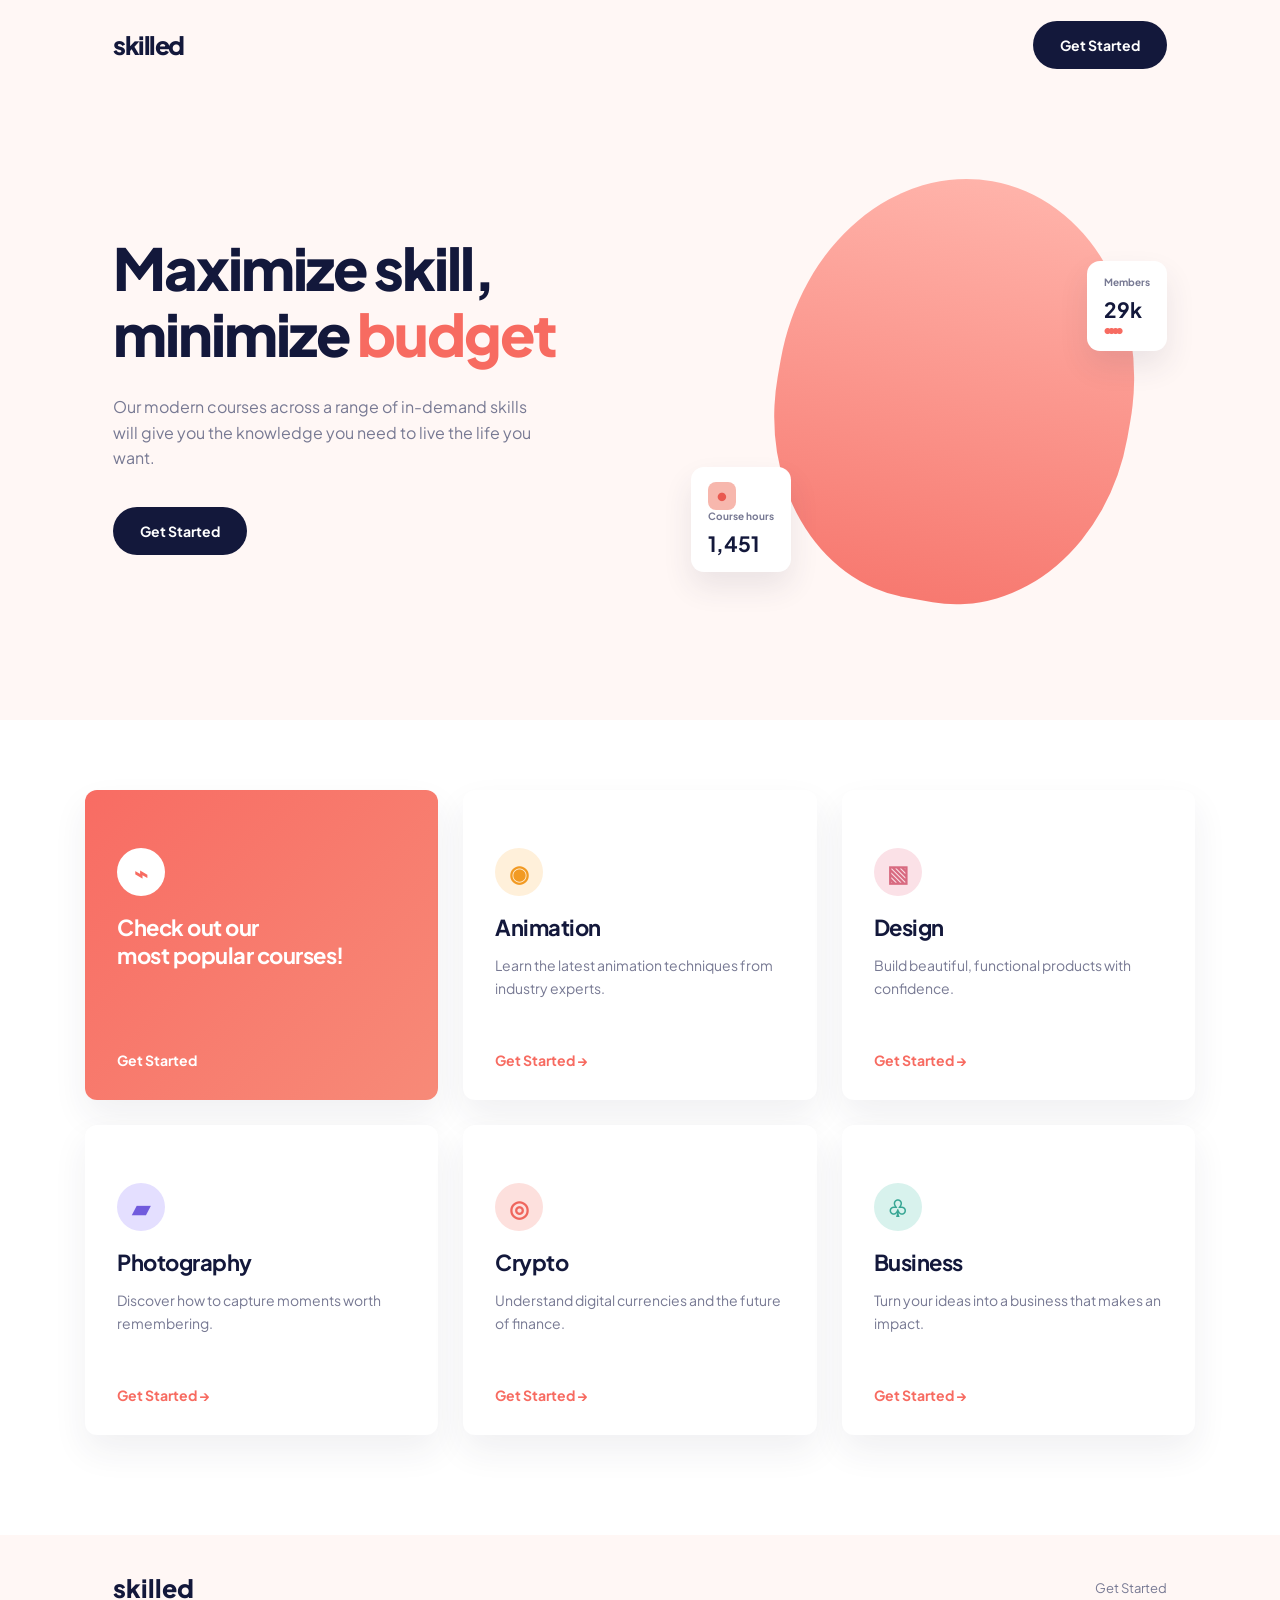
<file: index.html>
<!doctype html>
<html lang="en">
<head>
  <meta charset="UTF-8" />
  <meta name="viewport" content="width=device-width, initial-scale=1.0" />
  <meta name="description" content="Skilled helps you build the skills you need for the future." />
  <title>Skilled | Maximize skill, minimize budget</title>
  <link rel="preconnect" href="https://fonts.googleapis.com" />
  <link rel="preconnect" href="https://fonts.gstatic.com" crossorigin />
  <link rel="preconnect" href="https://fonts.googleapis.com" />
  <link rel="preconnect" href="https://fonts.gstatic.com" crossorigin />
  <link href="https://fonts.googleapis.com/css2?family=Plus+Jakarta+Sans:wght@500;700;800&display=swap" rel="stylesheet" />
  <link rel="stylesheet" href="styles.css" />
</head>
<body>
  <header class="site-header">
    <a class="brand" href="#top" aria-label="Skilled home">
      <span>skilled</span>
    </a>
    <nav class="nav-links" aria-label="Main navigation">
      <a class="nav-cta" href="#courses">Get Started</a>
    </nav>
  </header>

  <main id="top">
    <section class="hero" aria-labelledby="hero-title">
      <div class="hero-copy reveal">
        <h1 id="hero-title">Maximize skill,<br />minimize <span>budget</span></h1>
        <p class="hero-intro">Our modern courses across a range of in-demand skills will give you the knowledge you need to live the life you want.</p>
        <a class="primary-button" href="#courses">Get Started</a>
      </div>
      <div class="hero-art reveal delay-1" aria-label="A student learning online">
        <div class="hero-blob"></div>
        <div class="hero-photo"></div>
        <div class="stat-card stat-members"><strong>Members</strong><b>29k</b><span class="avatars">● ● ● ●</span></div>
        <div class="stat-card stat-hours"><span class="mini-icon">●</span><strong>Course hours</strong><b>1,451</b></div>
      </div>
    </section>

    <section class="courses-section" id="courses" aria-labelledby="courses-title">
      <h2 id="courses-title" class="sr-only">Popular courses</h2>
      <div class="course-grid">
        <article class="course-card featured reveal"><div class="course-icon icon-featured">⌁</div><h3>Check out our<br />most popular courses!</h3><a href="#courses">Get Started</a></article>
        <article class="course-card reveal delay-1"><div class="course-icon icon-orange">◉</div><h3>Animation</h3><p>Learn the latest animation techniques from industry experts.</p><a href="#courses">Get Started <span>→</span></a></article>
        <article class="course-card reveal delay-2"><div class="course-icon icon-pink">▧</div><h3>Design</h3><p>Build beautiful, functional products with confidence.</p><a href="#courses">Get Started <span>→</span></a></article>
        <article class="course-card reveal delay-3"><div class="course-icon icon-purple">▰</div><h3>Photography</h3><p>Discover how to capture moments worth remembering.</p><a href="#courses">Get Started <span>→</span></a></article>
        <article class="course-card reveal delay-1"><div class="course-icon icon-red">◎</div><h3>Crypto</h3><p>Understand digital currencies and the future of finance.</p><a href="#courses">Get Started <span>→</span></a></article>
        <article class="course-card reveal delay-2"><div class="course-icon icon-teal">♧</div><h3>Business</h3><p>Turn your ideas into a business that makes an impact.</p><a href="#courses">Get Started <span>→</span></a></article>
      </div>
    </section>
  </main>

  <footer class="site-footer"><span>skilled</span><a href="#top">Get Started</a></footer>
  <script src="script.js"></script>
</body>
</html>
</file>
<file: styles.css>
:root{--navy:#13183b;--coral:#f76b61;--pink:#fff7f5;--muted:#777993;--line:#eeeaf0}*{box-sizing:border-box}html{scroll-behavior:smooth}body{margin:0;background:var(--pink);color:var(--navy);font-family:'Plus Jakarta Sans',sans-serif;overflow-x:hidden}.site-header{height:90px;display:flex;align-items:center;justify-content:space-between;max-width:1110px;margin:auto;padding:0 28px}.brand{color:var(--navy);font-size:25px;font-weight:800;letter-spacing:-1.5px;text-decoration:none}.nav-cta,.primary-button{background:var(--navy);color:white;border-radius:28px;padding:15px 27px;text-decoration:none;font-size:14px;font-weight:700;display:inline-block;transition:transform .2s,background .2s}.nav-cta:hover,.primary-button:hover{background:var(--coral);transform:translateY(-2px)}.hero{max-width:1110px;min-height:550px;margin:auto;padding:85px 28px 105px;display:grid;grid-template-columns:1fr 1fr;align-items:center;gap:65px}.hero h1{font-size:clamp(44px,5vw,58px);line-height:1.13;letter-spacing:-2px;margin:0 0 28px;font-weight:800}.hero h1 span{color:var(--coral)}.hero-intro{color:var(--muted);font-size:16px;line-height:1.6;max-width:430px;margin:0 0 36px}.hero-art{height:440px;position:relative}.hero-blob{position:absolute;width:355px;height:425px;right:34px;top:3px;background:linear-gradient(180deg,#ffb3aa,#f77970);border-radius:50% 50% 46% 46%;transform:rotate(10deg)}.hero-photo{position:absolute;inset:30px 42px 0 85px;border-radius:48% 48% 0 0;background:url('https://images.unsplash.com/photo-1531123897727-8f129e1688ce?auto=format&fit=crop&w=700&q=85') center top/cover;mix-blend-mode:multiply;filter:saturate(.8);clip-path:ellipse(47% 52% at 50% 49%)}.stat-card{position:absolute;background:#fff;border-radius:13px;box-shadow:0 15px 30px #36365319;padding:15px 17px;font-size:11px}.stat-card strong{display:block;color:var(--muted);font-size:10px;margin-bottom:8px}.stat-card b{display:block;font-size:21px}.stat-members{right:0;top:86px}.stat-hours{left:18px;bottom:43px}.mini-icon{display:inline-grid;place-items:center;width:28px;height:28px;border-radius:8px;background:#f7b7ad;color:#e95950;float:left;margin-right:10px}.avatars{color:var(--coral);font-size:8px;letter-spacing:-2px}.courses-section{background:#fff;padding:70px 28px 100px}.course-grid{max-width:1110px;margin:auto;display:grid;grid-template-columns:repeat(3,1fr);gap:25px}.course-card{min-height:310px;padding:58px 32px 31px;background:#fff;border-radius:12px;box-shadow:0 16px 35px #28264b12;display:flex;flex-direction:column;align-items:flex-start}.course-card.featured{background:linear-gradient(135deg,#f86c63,#f78a78);color:#fff}.course-card h3{font-size:22px;line-height:1.25;margin:18px 0 12px;letter-spacing:-.5px}.course-card p{color:var(--muted);font-size:14px;line-height:1.65;margin:0}.course-card a{color:var(--coral);font-size:14px;font-weight:700;text-decoration:none;margin-top:auto}.featured a{color:#fff}.course-icon{width:48px;height:48px;border-radius:50%;display:grid;place-items:center;font-size:23px;font-weight:700}.icon-featured{background:#fff;color:var(--coral)}.icon-orange{background:#fff0da;color:#f29a23}.icon-pink{background:#fbe1e7;color:#d86a80}.icon-purple{background:#e4dfff;color:#715bdd}.icon-red{background:#fde0dd;color:#ef665d}.icon-teal{background:#d8f2ed;color:#37a694}.sr-only{position:absolute;width:1px;height:1px;padding:0;margin:-1px;overflow:hidden;clip:rect(0,0,0,0);white-space:nowrap;border:0}.site-footer{max-width:1110px;margin:auto;min-height:105px;padding:0 28px;display:flex;justify-content:space-between;align-items:center}.site-footer span{font-size:25px;font-weight:800}.site-footer a{color:var(--muted);font-size:13px;text-decoration:none}.reveal{opacity:0;transform:translateY(18px);animation:rise .7s ease forwards}.delay-1{animation-delay:.1s}.delay-2{animation-delay:.2s}.delay-3{animation-delay:.3s}@keyframes rise{to{opacity:1;transform:none}}@media(max-width:760px){.site-header{height:78px;padding:0 22px}.nav-cta{padding:12px 20px;font-size:12px}.hero{display:block;padding:65px 22px 80px}.hero h1{font-size:45px}.hero-intro{font-size:14px}.hero-art{height:355px;margin-top:45px}.hero-blob{width:280px;height:340px;right:10px}.hero-photo{inset:20px 25px 0 60px}.stat-members{right:-4px;top:55px}.stat-hours{left:0;bottom:28px}.courses-section{padding:55px 22px 70px}.course-grid{grid-template-columns:1fr;gap:16px}.course-card{min-height:270px;padding:38px 27px 28px}.site-footer{padding:0 22px;min-height:90px}}
</file>
